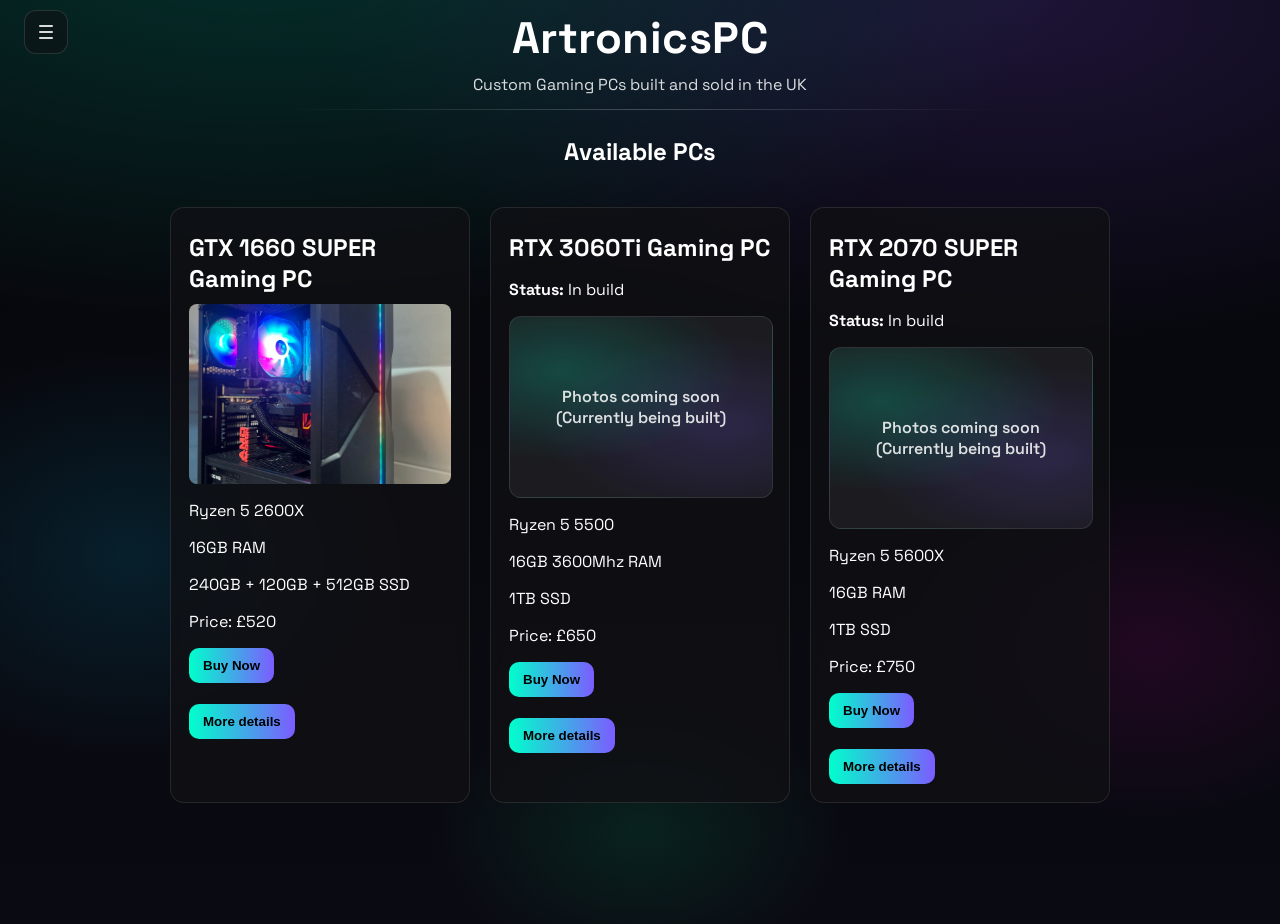
<file: index.html>
<!DOCTYPE html>
<html>

<head>
  <title>ArtronicsPC</title>
  <link href="https://fonts.googleapis.com/css2?family=Space+Grotesk...
  <!-- Loads a nicer font from Google Fonts -->
  <link rel="preconnect" href="https://fonts.googleapis.com">
  <link rel="preconnect" href="https://fonts.gstatic.com" crossorigin>
  <link href="https://fonts.googleapis.com/css2?family=Space+Grotesk:wght@400;600;700&display=swap" rel="stylesheet">
<link rel="stylesheet" href="assets/css/styles.css?v=2">
</head>



<body>

  <!-- Overlay + Sidebar (these stay fixed and do NOT move) -->
  <div id="overlay" class="overlay" onclick="closeMenu()"></div>

  <div id="sidebar" class="sidebar">
    <div class="close-row">
      <h3>Menu</h3>
      <!-- Close button removed. The hamburger (X) closes the menu. -->
    </div>

    <a class="side-link" href="mailto:artronicspc@gmail.com?subject=ArtronicsPC%20Enquiry">
      Contact
    </a>

    <a class="side-link" href="#pcs" onclick="closeMenu()">
      View PCs
    </a>
  </div>



  <!-- Everything inside #page moves when menu opens -->
  <div id="page">

    <header>

      <!-- IMPORTANT:
           toggleMenu() makes the same button OPEN and CLOSE the menu -->
      <button id="menuBtn" class="menu-btn" onclick="toggleMenu()" aria-label="Menu">
        <div class="hamburger">
          <span></span><span></span><span></span>
        </div>
      </button>

      <h1>ArtronicsPC</h1>
      <p>Custom Gaming PCs built and sold in the UK</p>
      <hr>

    </header>



    <section id="pcs">
      <h2 style="text-align:center;">Available PCs</h2>

      <div class="container">

        <div class="pc">
          <h2>GTX 1660 SUPER Gaming PC</h2>
          <img class="card-img" src="IMG_3570.jpeg?v=1" alt="PC photo"
     onclick="openPopup(this.src)">
          <p>Ryzen 5 2600X</p>
          <p>16GB RAM</p>
          <p>240GB + 120GB + 512GB SSD</p>
          <p>Price: £520</p>
          <button onclick="window.location.href='mailto:artronicspc@gmail.com?subject=Buying%20a%20PC%20from%20ArtronicsPC'">Buy Now</button>
          <br><br>
          <a href="pc-1660super.html"><button>More details</button></a>
        </div>



        <div class="pc">
          <h2>RTX 3060Ti Gaming PC</h2>
          <p><b>Status:</b> In build</p>
          <div class="placeholder">
            Photos coming soon<br>
            (Currently being built)
          </div>
          <p>Ryzen 5 5500</p>
          <p>16GB 3600Mhz RAM</p>
          <p>1TB SSD</p>
          <p>Price: £650</p>
          <button onclick="window.location.href='mailto:artronicspc@gmail.com?subject=Buying%20a%20PC%20from%20ArtronicsPC'">Buy Now</button>
          <br><br>
          <a href="pc-3060Ti.html"><button>More details</button></a>
        </div>



        <div class="pc">
          <h2>RTX 2070 SUPER Gaming PC</h2>
          <p><b>Status:</b> In build</p>
          <div class="placeholder">
            Photos coming soon<br>
            (Currently being built)
          </div>
          <p>Ryzen 5 5600X</p>
          <p>16GB RAM</p>
          <p>1TB SSD</p>
          <p>Price: £750</p>
          <button onclick="window.location.href='mailto:artronicspc@gmail.com?subject=Buying%20a%20PC%20from%20ArtronicsPC'">Buy Now</button>
          <br><br>
          <a href="pc-2070super.html"><button>More details</button></a>
        </div>

      </div>
    </section>

  </div> <!-- end #page -->



  <div id="popup" class="popup" onclick="closePopup()">
    <img id="popup-img" alt="Full size PC photo">
 </div>


<script src="assets/js/main.js"></script>
</body>

</html>
</file>
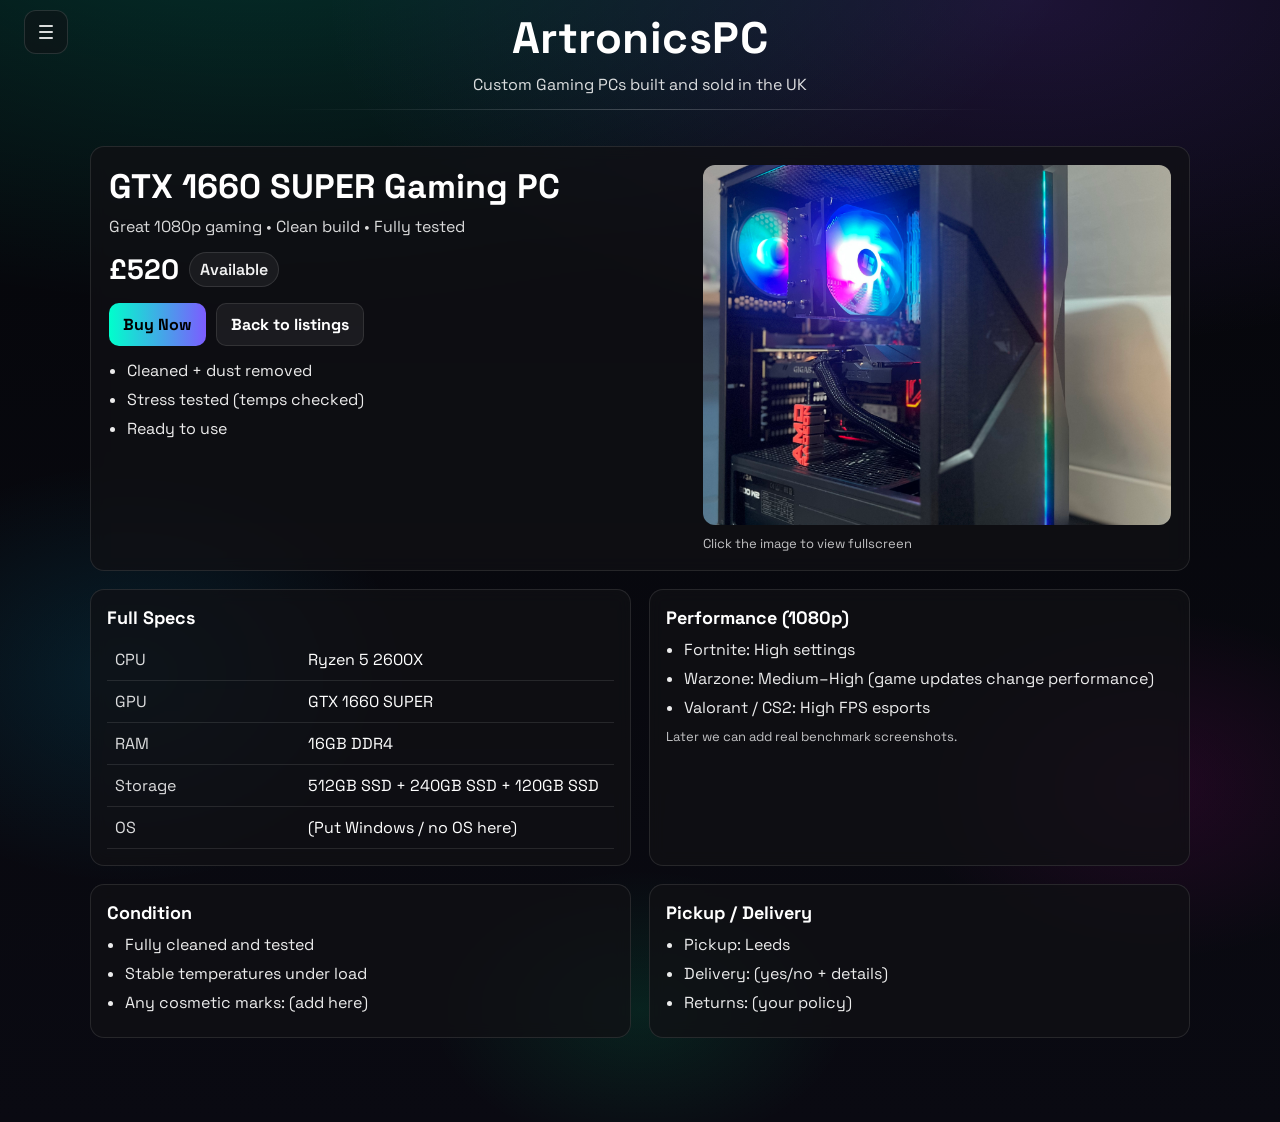
<file: pc-1660super.html>
<!DOCTYPE html>
<html>

  
  
  
  <head>
  <title>GTX 1660 SUPER PC - ArtronicsPC</title>

  <link rel="preconnect" href="https://fonts.googleapis.com">
  <link rel="preconnect" href="https://fonts.gstatic.com" crossorigin>
  <link href="https://fonts.googleapis.com/css2?family=Space+Grotesk:wght@400;600;700&display=swap" rel="stylesheet">

  <link rel="stylesheet" href="assets/css/styles.css">
</head>









  
<body>
<!-- Overlay + Sidebar (same as your index) -->
<div id="overlay" class="overlay" onclick="closeMenu()"></div>

<div id="sidebar" class="sidebar">
  <div class="close-row">
    <h3>Menu</h3>
  </div>

  <a class="side-link" href="mailto:artronicspc@gmail.com?subject=ArtronicsPC%20Enquiry">
    Contact
  </a>

  <a class="side-link" href="index.html#pcs" onclick="closeMenu()">
    View PCs
  </a>
</div>

<div id="page">

  <header>
    <button id="menuBtn" class="menu-btn" onclick="toggleMenu()" aria-label="Menu">
      <div class="hamburger">
        <span></span><span></span><span></span>
      </div>
    </button>

    <h1>ArtronicsPC</h1>
    <p>Custom Gaming PCs built and sold in the UK</p>
    <hr>
  </header>

  <main class="pc-page">

    <section class="pc-hero glass">
      <div class="pc-hero-left">
        <h1 class="pc-title">GTX 1660 SUPER Gaming PC</h1>
        <p class="pc-subtitle">Great 1080p gaming • Clean build • Fully tested</p>

        <div class="pc-price-row">
          <div class="pc-price">£520</div>
          <div class="pc-badge">Available</div>
        </div>

        <div class="pc-cta-row">
          <a class="btn primary"
             href="mailto:artronicspc@gmail.com?subject=Buying%20GTX%201660%20SUPER%20PC%20(ArtronicsPC)&body=Hi%2C%20I%27m%20interested%20in%20the%20GTX%201660%20SUPER%20PC.%0A%0AName%3A%0ACity%3A%0APickup%2Fdelivery%3A%0AQuestions%3A">
            Buy Now
          </a>

          <a class="btn" href="index.html#pcs">Back to listings</a>
        </div>

        <ul class="bullets" style="margin-top:14px;">
          <li>Cleaned + dust removed</li>
          <li>Stress tested (temps checked)</li>
          <li>Ready to use</li>
        </ul>
      </div>

      <div class="pc-hero-right">
        <img class="pc-main-img" src="IMG_3570.jpeg?v=1" alt="GTX 1660 SUPER PC photo" onclick="openPopup(this.src)">
        <p class="small-note">Click the image to view fullscreen</p>
      </div>
    </section>

    <section class="pc-grid">

      <div class="pc-card glass">
        <h2>Full Specs</h2>
        <table class="spec-table">
          <tr><td>CPU</td><td>Ryzen 5 2600X</td></tr>
          <tr><td>GPU</td><td>GTX 1660 SUPER</td></tr>
          <tr><td>RAM</td><td>16GB DDR4</td></tr>
          <tr><td>Storage</td><td>512GB SSD + 240GB SSD + 120GB SSD</td></tr>
          <tr><td>OS</td><td>(Put Windows / no OS here)</td></tr>
        </table>
      </div>

      <div class="pc-card glass">
        <h2>Performance (1080p)</h2>
        <ul class="bullets">
          <li>Fortnite: High settings</li>
          <li>Warzone: Medium–High (game updates change performance)</li>
          <li>Valorant / CS2: High FPS esports</li>
        </ul>
        <p class="small-note" style="margin-top:10px;">Later we can add real benchmark screenshots.</p>
      </div>

      <div class="pc-card glass">
        <h2>Condition</h2>
        <ul class="bullets">
          <li>Fully cleaned and tested</li>
          <li>Stable temperatures under load</li>
          <li>Any cosmetic marks: (add here)</li>
        </ul>
      </div>

      <div class="pc-card glass">
        <h2>Pickup / Delivery</h2>
        <ul class="bullets">
          <li>Pickup: Leeds</li>
          <li>Delivery: (yes/no + details)</li>
          <li>Returns: (your policy)</li>
        </ul>
      </div>

    </section>

  </main>

</div>

<!-- Popup (same system as homepage) -->
<div id="popup" class="popup" onclick="closePopup()">
  <img id="popup-img" alt="Full size PC photo">
</div>

<script src="assets/js/main.js"></script>
</body>
</html>
</file>
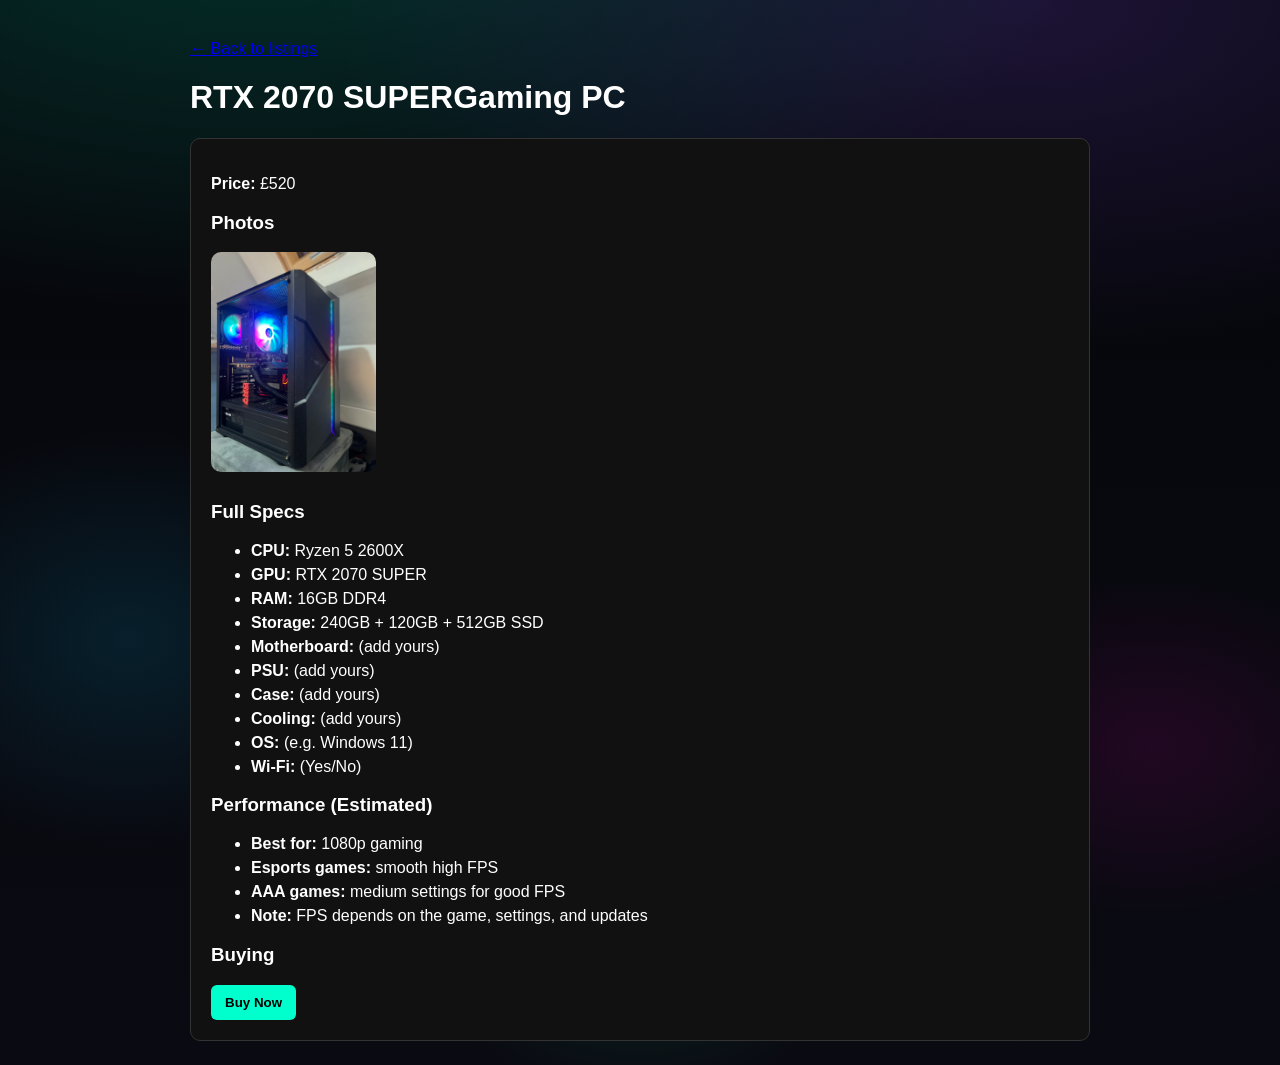
<file: pc-2070super.html>
<!DOCTYPE html>
<html>
<head>
  <title>RTX 2070 SUPER GAMING PC - ArtronicsPC</title>
  <style>
  
    
    body{

  /* Removes default browser spacing */
  margin:0;

  /* Adds space around the content */
  padding:24px;

 /* Text colour and font */
  color:white;
  font-family:"Space Grotesk", Arial, sans-serif;

  /* Ensures page fills full screen height */
  min-height:100vh;

 /* Same RGB glow background as homepage */
  background:

    /* Big glow top-left */
    radial-gradient(1200px 600px at 20% -10%, rgba(0,255,204,0.18), transparent 70%),

 /* Big glow top-right */
    radial-gradient(1000px 500px at 80% 0%, rgba(140,80,255,0.18), transparent 70%),

 /* Smaller RGB dots */
    radial-gradient(400px 300px at 10% 60%, rgba(0,200,255,0.12), transparent 70%),

    radial-gradient(350px 250px at 90% 70%, rgba(255,0,200,0.10), transparent 70%),

    radial-gradient(300px 200px at 50% 90%, rgba(0,255,150,0.10), transparent 70%),

 /* Base dark gradient */
    linear-gradient(180deg, #05060a 0%, #0a0a12 100%);

  background-repeat:no-repeat;
}
    .wrap{ max-width:900px; margin:0 auto; }
    .card{ background:#111; border:1px solid #333; border-radius:10px; padding:20px; }
    .gallery{ display:flex; gap:10px; overflow:auto; padding-bottom:10px; }
    .gallery img{ height:220px; border-radius:10px; cursor:pointer; }
    button{ background:#00ffcc; border:none; padding:10px 14px; font-weight:bold; border-radius:6px; cursor:pointer; }
 
  ul{ text-align:left; }
li{ margin:6px 0; }

 
  
  </style>
</head>
<body>
  <div class="wrap">
    <p><a href="index.html">← Back to listings</a></p>

    <h1>RTX 2070 SUPERGaming PC</h1>

    <div class="card">
      <p><b>Price:</b> £520</p>

      <h3>Photos</h3>
      <div class="gallery">
        <img src="IMG_3570.jpeg" alt="PC photo 1">
        <!-- later add more like: <img src="pc1-side.jpeg" alt="PC photo 2"> -->
      </div>

     <h3>Full Specs</h3>
<ul>
  <li><b>CPU:</b> Ryzen 5 2600X</li>
  <li><b>GPU:</b> RTX 2070 SUPER </li>
  <li><b>RAM:</b> 16GB DDR4</li>
  <li><b>Storage:</b> 240GB + 120GB + 512GB SSD</li>
  <li><b>Motherboard:</b> (add yours)</li>
  <li><b>PSU:</b> (add yours)</li>
  <li><b>Case:</b> (add yours)</li>
  <li><b>Cooling:</b> (add yours)</li>
  <li><b>OS:</b> (e.g. Windows 11)</li>
  <li><b>Wi-Fi:</b> (Yes/No)</li>
</ul>

<h3>Performance (Estimated)</h3>
<ul>
  <li><b>Best for:</b> 1080p gaming</li>
  <li><b>Esports games:</b> smooth high FPS</li>
  <li><b>AAA games:</b> medium settings for good FPS</li>
  <li><b>Note:</b> FPS depends on the game, settings, and updates</li>
</ul>


      <h3>Buying</h3>
      <button onclick="alert('Contact ArtronicsPC to buy')">Buy Now</button>
    </div>
  </div>
</body>
</html>
</file>
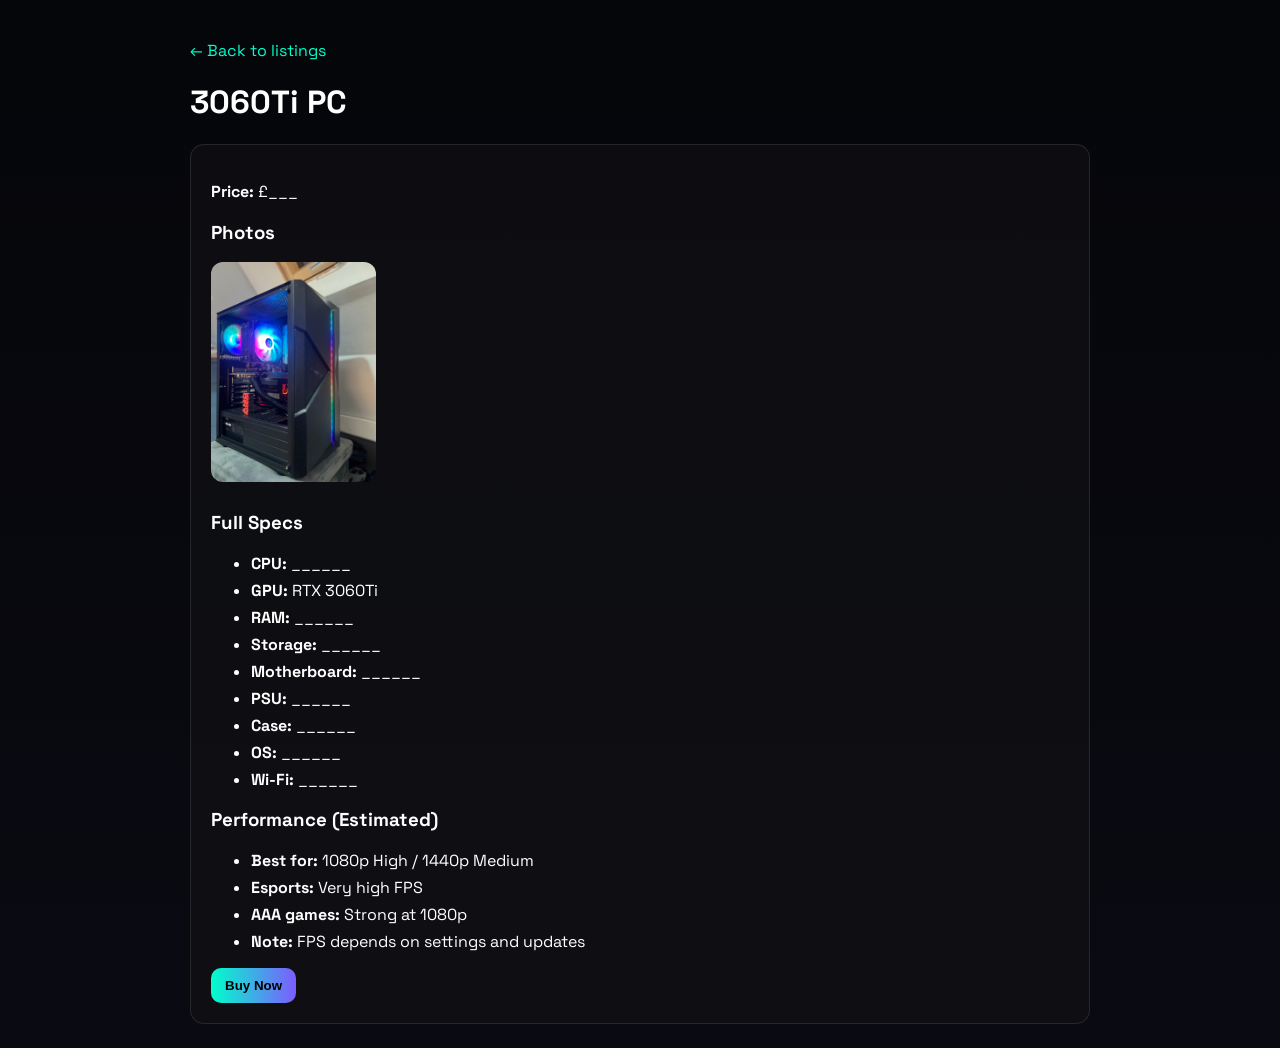
<file: pc-3060Ti.html>
<!DOCTYPE html>
<html>
<head>
  <title>3060Ti PC - ArtronicsPC</title>

  <link rel="preconnect" href="https://fonts.googleapis.com">
  <link rel="preconnect" href="https://fonts.gstatic.com" crossorigin>
  <link href="https://fonts.googleapis.com/css2?family=Space+Grotesk:wght@400;600;700&display=swap" rel="stylesheet">

  <style>
    body{
      margin:0;
      padding:24px;
      color:white;
      font-family:"Space Grotesk", Arial, sans-serif;
      background: linear-gradient(180deg, #05060a 0%, #0a0a12 100%);
    }

    a{ color:#00ffcc; text-decoration:none; }

    .wrap{ max-width:900px; margin:0 auto; }

    .card{
      background: rgba(17,17,20,0.75);
      border:1px solid rgba(255,255,255,0.10);
      border-radius:14px;
      padding:20px;
    }

    .gallery{
      display:flex;
      gap:12px;
      overflow:auto;
      padding-bottom:10px;
    }

    .gallery img{
      height:220px;
      border-radius:12px;
      cursor:pointer;
    }

    ul{ text-align:left; }
    li{ margin:6px 0; }

    button{
      background: linear-gradient(90deg, #00ffcc, #7c5cff);
      border:none;
      padding:10px 14px;
      color:black;
      font-weight:700;
      cursor:pointer;
      border-radius:10px;
    }
  </style>
</head>

<body>
  <div class="wrap">
    <p><a href="index.html">← Back to listings</a></p>

    <h1>3060Ti PC</h1>

    <div class="card">
      <p><b>Price:</b> £___</p>

      <h3>Photos</h3>
      <div class="gallery">
        <img src="IMG_3570.jpeg" alt="PC photo 1">
        <!-- Add more photos like: <img src="pc6600xt-2.jpeg" alt="PC photo 2"> -->
      </div>

      <h3>Full Specs</h3>
      <ul>
        <li><b>CPU:</b> ______</li>
        <li><b>GPU:</b> RTX 3060Ti</li>
        <li><b>RAM:</b> ______</li>
        <li><b>Storage:</b> ______</li>
        <li><b>Motherboard:</b> ______</li>
        <li><b>PSU:</b> ______</li>
        <li><b>Case:</b> ______</li>
        <li><b>OS:</b> ______</li>
        <li><b>Wi-Fi:</b> ______</li>
      </ul>

      <h3>Performance (Estimated)</h3>
      <ul>
        <li><b>Best for:</b> 1080p High / 1440p Medium</li>
        <li><b>Esports:</b> Very high FPS</li>
        <li><b>AAA games:</b> Strong at 1080p</li>
        <li><b>Note:</b> FPS depends on settings and updates</li>
      </ul>

      <button onclick="alert('Contact ArtronicsPC to buy')">Buy Now</button>
    </div>
  </div>
</body>
</html>
</file>
<file: assets/css/styles.css>
/* =========================
       1) Page-wide styling
       ========================= */

    body{
      /* Removes default browser spacing */
      margin:0;

      /* Removes space at the top but keeps space on sides and bottom */
      padding:0 24px 24px 24px;

      /* Text colour + font */
      color:white;
      font-family:"Space Grotesk", Arial, sans-serif;

      /* Makes sure the page is at least one full screen tall */
      min-height:100vh;

      /* Background = layered gradients (big glows + small dots + base) */
      background:
        /* Big glow top-left */
        radial-gradient(1200px 600px at 20% -10%, rgba(0,255,204,0.18), transparent 70%),

        /* Big glow top-right */
        radial-gradient(1000px 500px at 80% 0%, rgba(140,80,255,0.18), transparent 70%),

        /* Smaller faded RGB dots */
        radial-gradient(400px 300px at 10% 60%, rgba(0,200,255,0.12), transparent 70%),
        radial-gradient(350px 250px at 90% 70%, rgba(255,0,200,0.10), transparent 70%),
        radial-gradient(300px 200px at 50% 90%, rgba(0,255,150,0.10), transparent 70%),

        /* Base dark gradient */
        linear-gradient(180deg, #05060a 0%, #0a0a12 100%);

      /* Stops backgrounds repeating */
      background-repeat:no-repeat;
    }











    /* =========================
       2) Header styling
       ========================= */

    header{
      /* Allows menu button to be positioned inside header */
      position:relative;

      /* Keeps title and text centered */
      text-align:center;

      /* Adjust spacing */
      padding:10px 16px 6px 16px;
    }












    /* Positions the menu button inside the header */
    header .menu-btn{
      position:absolute;

      /* Default (menu closed): top-left of header */
      left:0;
      top:10px;

      /* Makes sure it's above the sidebar + clickable */
      z-index:10000;

      /* Ensures clicks always go to the button */
      pointer-events:auto;
    }

/* When menu is open, keep button near the sidebar edge.
   Because #page moves right by 240px, we pull the button back left. */
#page.menu-open header .menu-btn{
  transform: translateX(-47px); /* 150 - 36px gap = sits close to sidebar */
}












    header h1{
      margin:0;
      font-size:44px;
      letter-spacing:0.5px;
    }

    header p{
      margin:8px 0 14px 0;
      opacity:0.85;
    }

    hr{
      border:none;
      height:1px;
      background:linear-gradient(90deg, transparent, rgba(255,255,255,0.22), transparent);
      max-width:720px;
      margin:0 auto;
    }



    /* =========================
       3) Listings layout (container)
       Centers the group
       ========================= */

    .container{
      max-width:1000px;
      margin:40px auto;
      display:flex;
      gap:20px;
      justify-content:center;
      flex-wrap:wrap;
    }













    /* =========================
       4) PC card styling
       ========================= */

    .pc{
      box-sizing:border-box;

      background: rgba(17,17,20,0.75);
      border:1px solid rgba(255,255,255,0.10);

      padding:18px;
      width:300px;

      border-radius:14px;
      backdrop-filter: blur(6px);

      transition: transform 0.3s ease, box-shadow 0.3s ease, border-color 0.3s ease;
    }

    .pc:hover{
      transform: translateY(-6px);
      box-shadow: 0 14px 40px rgba(0,0,0,0.45);
      border-color: rgba(0,255,204,0.25);
    }

    .pc h2{ margin:6px 0 10px 0; }
/* Homepage card images: keep them tidy and consistent */
.pc img{
  width:100%;
  height:180px;      /* controls the card image height */
  object-fit:contain;  /* crops nicely instead of stretching */
  background: rgba(255,255,255,0.03);
    border-radius:8px;
  margin-bottom:10px;
  display:block;
}

.pc-hero-right{
  max-width:520px;   /* stops the image column getting too wide */
  width:100%;
}

.pc-main-img{
  width:100%;
  height:auto;
  max-height:360px;  /* stops it getting too tall */
  object-fit:cover;  /* crops nicely instead of stretching */
  border-radius:12px;
  cursor:pointer;
  display:block;
}













    /* =========================
       5) Button styling
       ========================= */

    button{
      background: linear-gradient(90deg, #00ffcc, #7c5cff);
      border:none;

      padding:10px 14px;
      color:black;
      font-weight:700;

      cursor:pointer;
      border-radius:10px;

      transition: transform 0.12s ease, filter 0.12s ease;
    }

    button:hover{
      transform: translateY(-1px);
      filter: brightness(1.05);
    }











    /* =========================
       6) Fullscreen image popup
       ========================= */

    .popup{
      display:none;
      position:fixed;
      top:0;
      left:0;
      width:100%;
      height:100%;
      background-color:rgba(0,0,0,0.9);
      justify-content:center;
      align-items:center;
      z-index:9999;
    }

    .popup.active{
      display:flex;
      cursor:pointer;
    }

    .popup img{
      max-width:90%;
      max-height:90%;
      border-radius:10px;
      box-shadow: 0 0 30px rgba(0,0,0,0.6);
    }














    /* =========================
       Placeholder image style
       ========================= */

    .placeholder{
      width:100%;
      height:180px;
      border-radius:12px;

      display:flex;
      align-items:center;
      justify-content:center;
      text-align:center;

      font-weight:600;
      color:rgba(255,255,255,0.85);

      background:
        radial-gradient(300px 150px at 20% 30%, rgba(0,255,204,0.20), transparent 60%),
        radial-gradient(300px 150px at 80% 60%, rgba(124,92,255,0.18), transparent 60%),
        rgba(255,255,255,0.06);

      border:1px solid rgba(255,255,255,0.10);
    }













    /* =========================
       Sidebar (hamburger menu)
       ========================= */

    .menu-btn{
      width:44px;
      height:44px;
      border-radius:12px;
      border:1px solid rgba(255,255,255,0.12);
      background: rgba(17,17,20,0.55);
      color:white;
      cursor:pointer;
      display:flex;
      align-items:center;
      justify-content:center;

      /* Smooth hover + glow */
      transition: transform 0.2s ease, box-shadow 0.2s ease, border-color 0.2s ease, filter 0.2s ease;
    }

    /* Green glow + lift on hover (like listings) */
    .menu-btn:hover{
      transform: translateY(-2px);
      border-color: rgba(0,255,204,0.55);

      /* NEW: stronger glow so it feels premium */
      box-shadow:
        0 0 0 2px rgba(0,255,204,0.14),
        0 0 18px rgba(0,255,204,0.18),
        0 12px 30px rgba(0,0,0,0.35);

      filter: brightness(1.06);
    }

    /* When menu is open, keep a nice glow so it feels “active” */
    .menu-btn.active{
      border-color: rgba(0,255,204,0.65);
      box-shadow:
        0 0 0 2px rgba(0,255,204,0.18),
        0 0 22px rgba(0,255,204,0.20),
        0 14px 40px rgba(0,0,0,0.45);
    }

    .hamburger{
      width:20px;
      height:14px;
      position:relative;
    }

    .hamburger span{
      position:absolute;
      left:0;
      right:0;
      height:2px;
      background: rgba(255,255,255,0.85);
      border-radius:2px;
      transition: transform 0.2s ease, opacity 0.2s ease, top 0.2s ease;
    }

    .hamburger span:nth-child(1){ top:0; }
    .hamburger span:nth-child(2){ top:6px; }
    .hamburger span:nth-child(3){ top:12px; }

    /* Hamburger animation: turns into X when menu opens */
    .menu-btn.active .hamburger span:nth-child(1){ transform: rotate(45deg); top:6px; }
    .menu-btn.active .hamburger span:nth-child(2){ opacity:0; }
    .menu-btn.active .hamburger span:nth-child(3){ transform: rotate(-45deg); top:6px; }



    .overlay{
      display:none;
      position:fixed;
      inset:0;
      background: rgba(0,0,0,0.55);
      z-index:9000;
    }

    .overlay.active{ display:block; }

    .sidebar{
      position:fixed;
      top:0;
      left:0;
      height:100%;
      width:240px;

      background: rgba(12,12,18,0.92);
      border-right:1px solid rgba(255,255,255,0.10);
      backdrop-filter: blur(10px);

      transform: translateX(-100%);
      transition: transform 0.2s ease;

      z-index:9001;
      padding:18px;
    }

    .sidebar.active{ transform: translateX(0); }

    .sidebar h3{ margin:6px 0 14px 0; }

    .side-link{
      display:block;
      padding:12px 12px;
      border-radius:12px;
      border:1px solid rgba(255,255,255,0.10);
      background: rgba(255,255,255,0.04);
      color:white;
      text-decoration:none;
      margin-bottom:10px;
    }

    .side-link:hover{
      border-color: rgba(0,255,204,0.25);
    }

    .close-row{
      display:flex;
      justify-content:space-between;
      align-items:center;
      margin-bottom:12px;
    }

    /* Safety: if a close button exists by accident, hide it */
    .close-btn{ display:none; }


















    /* =========================
       Move the PAGE without moving the sidebar
       ========================= */

    #page{
      margin-left:0;
      transition: margin-left 0.25s ease;
    }

    #page.menu-open{
      margin-left:240px;  /* matches sidebar width */
    }



















/* =========================
   PRODUCT / DETAILS PAGE
   ========================= */

.pc-page{
  max-width:1100px;
  margin:30px auto 60px auto;
}

.glass{
  background: rgba(17,17,20,0.75);
  border:1px solid rgba(255,255,255,0.10);
  border-radius:14px;
  backdrop-filter: blur(8px);
}

.pc-hero{
  display:flex;
  gap:22px;
  padding:18px;
  align-items:stretch;
}

.pc-hero-left{
  flex:1.1;
  min-width:260px;
}

.pc-hero-right{
  flex:0.9;
  min-width:260px;
  display:flex;
  flex-direction:column;
  gap:10px;
  justify-content:flex-start;
}

.pc-title{
  margin:0 0 8px 0;
  font-size:34px;
}

.pc-subtitle{
  margin:0 0 14px 0;
  opacity:0.85;
}

.pc-price-row{
  display:flex;
  gap:10px;
  align-items:center;
  margin:12px 0 16px 0;
  flex-wrap:wrap;
}

.pc-price{
  font-size:28px;
  font-weight:700;
}

.pc-badge{
  padding:6px 10px;
  border-radius:999px;
  border:1px solid rgba(255,255,255,0.12);
  background: rgba(255,255,255,0.06);
  font-weight:600;
  opacity:0.95;
}

.pc-cta-row{
  display:flex;
  gap:10px;
  flex-wrap:wrap;
  margin:12px 0 0 0;
}

.btn{
  display:inline-flex;
  align-items:center;
  justify-content:center;
  padding:10px 14px;
  border-radius:10px;
  border:1px solid rgba(255,255,255,0.10);
  background: rgba(255,255,255,0.06);
  color:white;
  text-decoration:none;
  font-weight:700;
  cursor:pointer;
  transition: transform 0.12s ease, filter 0.12s ease, border-color 0.12s ease;
}

.btn:hover{
  transform: translateY(-1px);
  filter: brightness(1.05);
  border-color: rgba(0,255,204,0.25);
}

.btn.primary{
  background: linear-gradient(90deg, #00ffcc, #7c5cff);
  color:black;
  border:none;
}

.pc-main-img{
  width:100%;
  max-height:360px;
  object-fit:cover;
  border-radius:12px;
  cursor:pointer;
}

.small-note{
  margin:0;
  opacity:0.75;
  font-size:13px;
}

.pc-grid{
  display:grid;
  grid-template-columns:1fr 1fr;
  gap:18px;
  margin-top:18px;
}

.pc-card{
  padding:16px;
}

.pc-card h2{
  margin:0 0 10px 0;
  font-size:18px;
}

.spec-table{
  width:100%;
  border-collapse:collapse;
}

.spec-table td{
  padding:10px 8px;
  border-bottom:1px solid rgba(255,255,255,0.10);
  vertical-align:top;
}

.spec-table td:first-child{
  opacity:0.85;
  width:38%;
}

.bullets{
  margin:0;
  padding-left:18px;
}

.bullets li{
  margin:8px 0;
  opacity:0.92;
}

/* Mobile */
@media (max-width: 860px){
  .pc-hero{ flex-direction:column; }
  .pc-grid{ grid-template-columns:1fr; }
  .pc-title{ font-size:28px; }
}








/* Force homepage card images to correct size */
.card-img{
  width:100% !important;
  height:180px !important;
  object-fit:cover !important;
  border-radius:8px;
  display:block;
}
</file>
